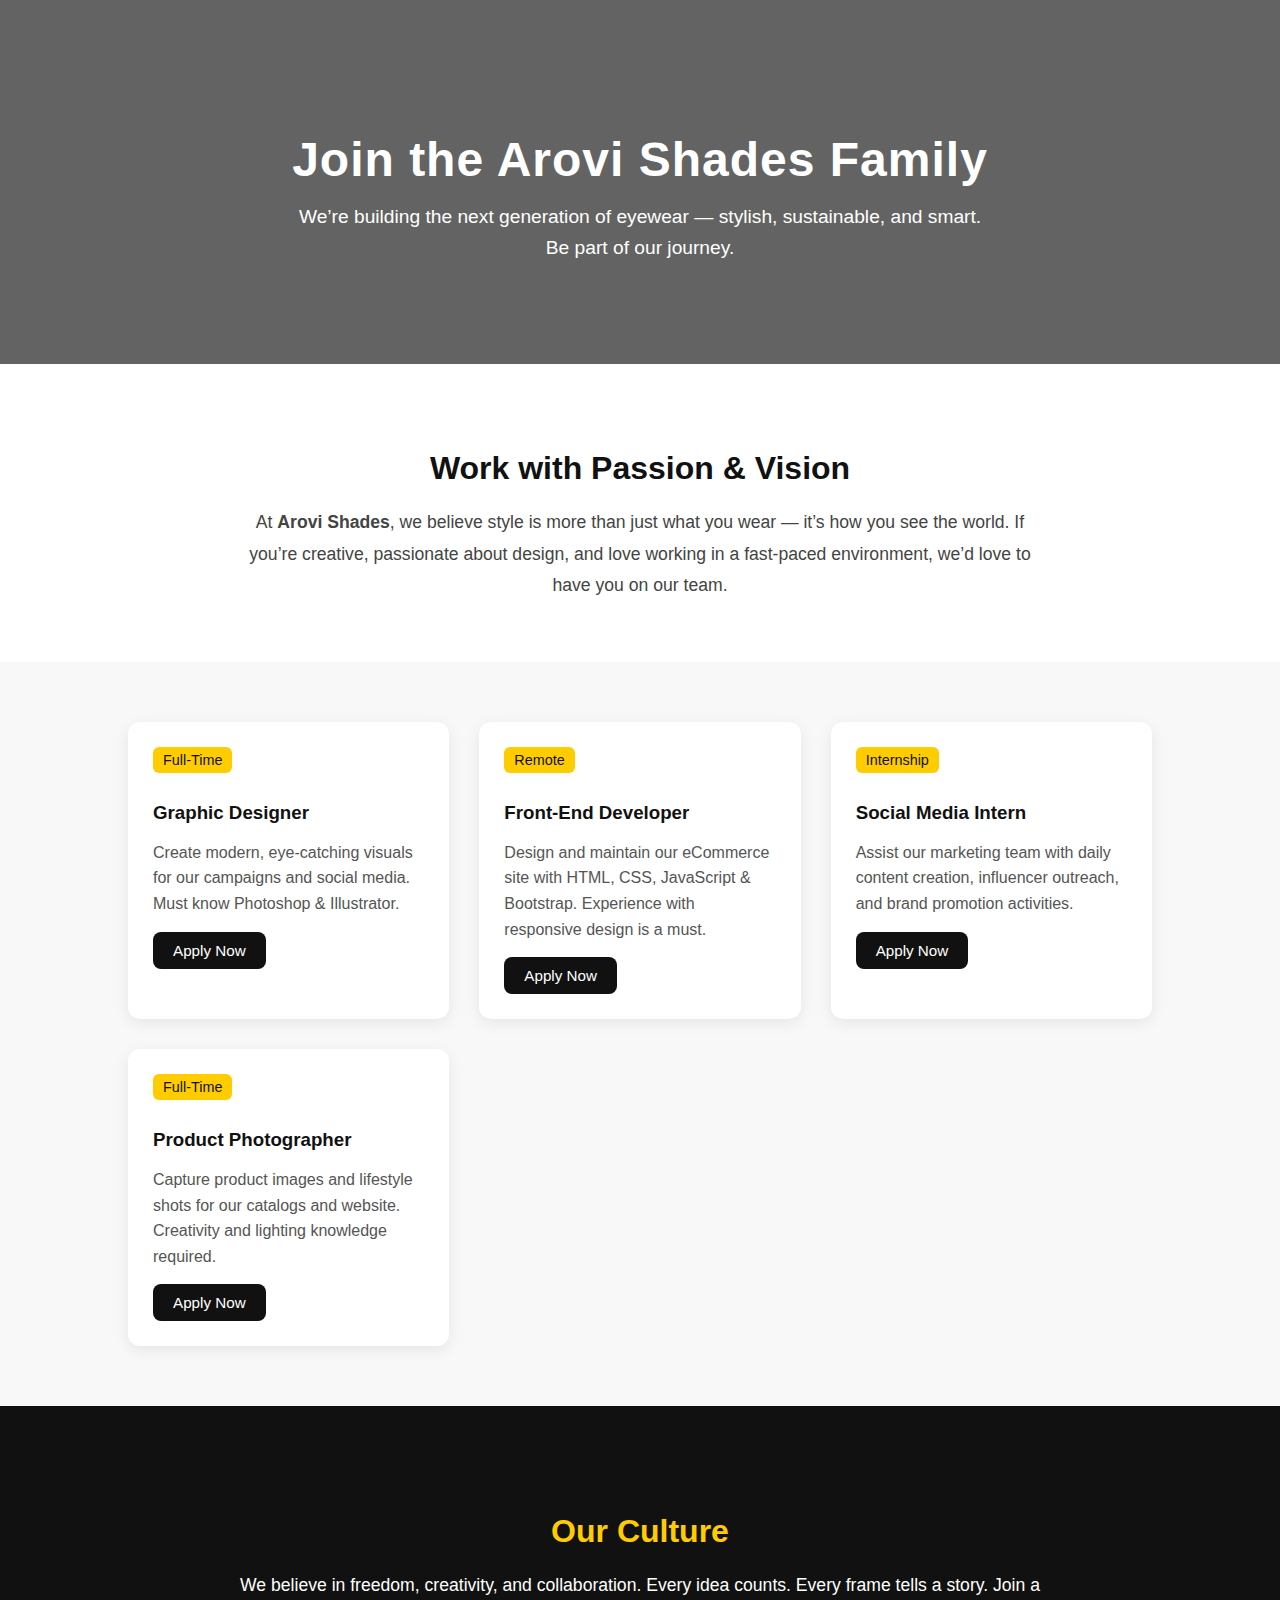
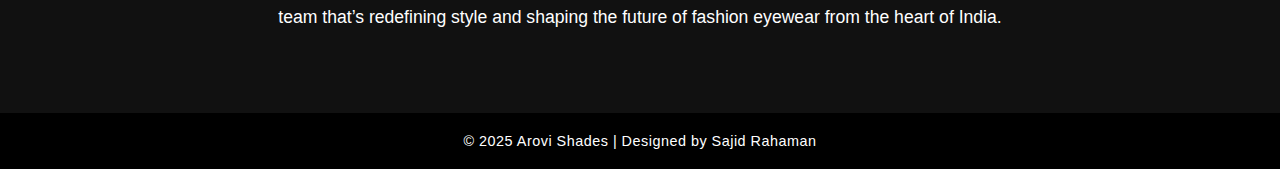
<file: careeres.html>
<!DOCTYPE html>
<html lang="en">
<head>
  <meta charset="UTF-8" />
  <meta name="viewport" content="width=device-width, initial-scale=1.0" />
  <title>Careers | Arovi Shades</title>
  <style>
    body {
      font-family: "Poppins", sans-serif;
      margin: 0;
      padding: 0;
      background: #f8f8f8;
      color: #222;
    }

    /* Header Section */
    .careers-header {
      background: linear-gradient(rgba(0,0,0,0.6), rgba(0,0,0,0.6)),
                  url("https://images.unsplash.com/photo-1517705008128-361805f42e86?auto=format&fit=crop&w=1350&q=80") center/cover no-repeat;
      text-align: center;
      color: #fff;
      padding: 100px 20px;
    }

    .careers-header h1 {
      font-size: 3rem;
      margin-bottom: 15px;
      letter-spacing: 1px;
    }

    .careers-header p {
      font-size: 1.2rem;
      max-width: 700px;
      margin: 0 auto;
      line-height: 1.6;
    }

    /* Intro Section */
    .intro {
      text-align: center;
      padding: 60px 10%;
      background: #fff;
    }

    .intro h2 {
      font-size: 2rem;
      margin-bottom: 20px;
      color: #111;
    }

    .intro p {
      font-size: 1.1rem;
      color: #444;
      line-height: 1.8;
      max-width: 800px;
      margin: 0 auto;
    }

    /* Job Listings */
    .job-section {
      padding: 60px 10%;
      display: grid;
      grid-template-columns: repeat(auto-fit, minmax(280px, 1fr));
      gap: 30px;
    }

    .job-card {
      background: #fff;
      padding: 25px;
      border-radius: 12px;
      box-shadow: 0 4px 15px rgba(0,0,0,0.08);
      transition: all 0.3s ease;
    }

    .job-card:hover {
      transform: translateY(-5px);
      box-shadow: 0 6px 20px rgba(0,0,0,0.1);
    }

    .job-card h3 {
      color: #111;
      margin-bottom: 10px;
    }

    .job-card p {
      color: #555;
      line-height: 1.6;
      margin-bottom: 15px;
    }

    .job-card span {
      display: inline-block;
      background: #ffcc00;
      color: #111;
      padding: 5px 10px;
      border-radius: 6px;
      font-weight: 500;
      font-size: 0.9rem;
      margin-bottom: 10px;
    }

    .job-card button {
      background: #111;
      color: #fff;
      border: none;
      padding: 10px 20px;
      border-radius: 8px;
      font-size: 0.95rem;
      cursor: pointer;
      transition: background 0.3s ease;
    }

    .job-card button:hover {
      background: #ffcc00;
      color: #111;
    }

    /* Culture Section */
    .culture {
      background: #111;
      color: #fff;
      text-align: center;
      padding: 80px 10%;
    }

    .culture h2 {
      font-size: 2rem;
      margin-bottom: 20px;
      color: #ffcc00;
    }

    .culture p {
      font-size: 1.1rem;
      max-width: 800px;
      margin: 0 auto;
      line-height: 1.8;
    }

    footer {
      background: #000;
      color: #fff;
      text-align: center;
      padding: 20px;
      font-size: 0.9rem;
      letter-spacing: 0.5px;
    }

    @media (max-width: 600px) {
      .careers-header h1 {
        font-size: 2.2rem;
      }
      .intro h2 {
        font-size: 1.6rem;
      }
    }
  </style>
</head>
<body>

  <!-- Header -->
  <section class="careers-header">
    <h1>Join the Arovi Shades Family</h1>
    <p>We’re building the next generation of eyewear — stylish, sustainable, and smart. Be part of our journey.</p>
  </section>

  <!-- Intro -->
  <section class="intro">
    <h2>Work with Passion & Vision</h2>
    <p>At <strong>Arovi Shades</strong>, we believe style is more than just what you wear — it’s how you see the world. 
    If you’re creative, passionate about design, and love working in a fast-paced environment, 
    we’d love to have you on our team.</p>
  </section>

  <!-- Job Listings -->
  <section class="job-section">

    <div class="job-card">
      <span>Full-Time</span>
      <h3>Graphic Designer</h3>
      <p>Create modern, eye-catching visuals for our campaigns and social media. Must know Photoshop & Illustrator.</p>
      <button>Apply Now</button>
    </div>

    <div class="job-card">
      <span>Remote</span>
      <h3>Front-End Developer</h3>
      <p>Design and maintain our eCommerce site with HTML, CSS, JavaScript & Bootstrap. Experience with responsive design is a must.</p>
      <button>Apply Now</button>
    </div>

    <div class="job-card">
      <span>Internship</span>
      <h3>Social Media Intern</h3>
      <p>Assist our marketing team with daily content creation, influencer outreach, and brand promotion activities.</p>
      <button>Apply Now</button>
    </div>

    <div class="job-card">
      <span>Full-Time</span>
      <h3>Product Photographer</h3>
      <p>Capture product images and lifestyle shots for our catalogs and website. Creativity and lighting knowledge required.</p>
      <button>Apply Now</button>
    </div>

  </section>

  <!-- Culture -->
  <section class="culture">
    <h2>Our Culture</h2>
    <p>We believe in freedom, creativity, and collaboration. Every idea counts. Every frame tells a story. 
    Join a team that’s redefining style and shaping the future of fashion eyewear from the heart of India.</p>
  </section>

  <footer>
    &copy; 2025 Arovi Shades | Designed by Sajid Rahaman
  </footer>

</body>
</html>
</file>
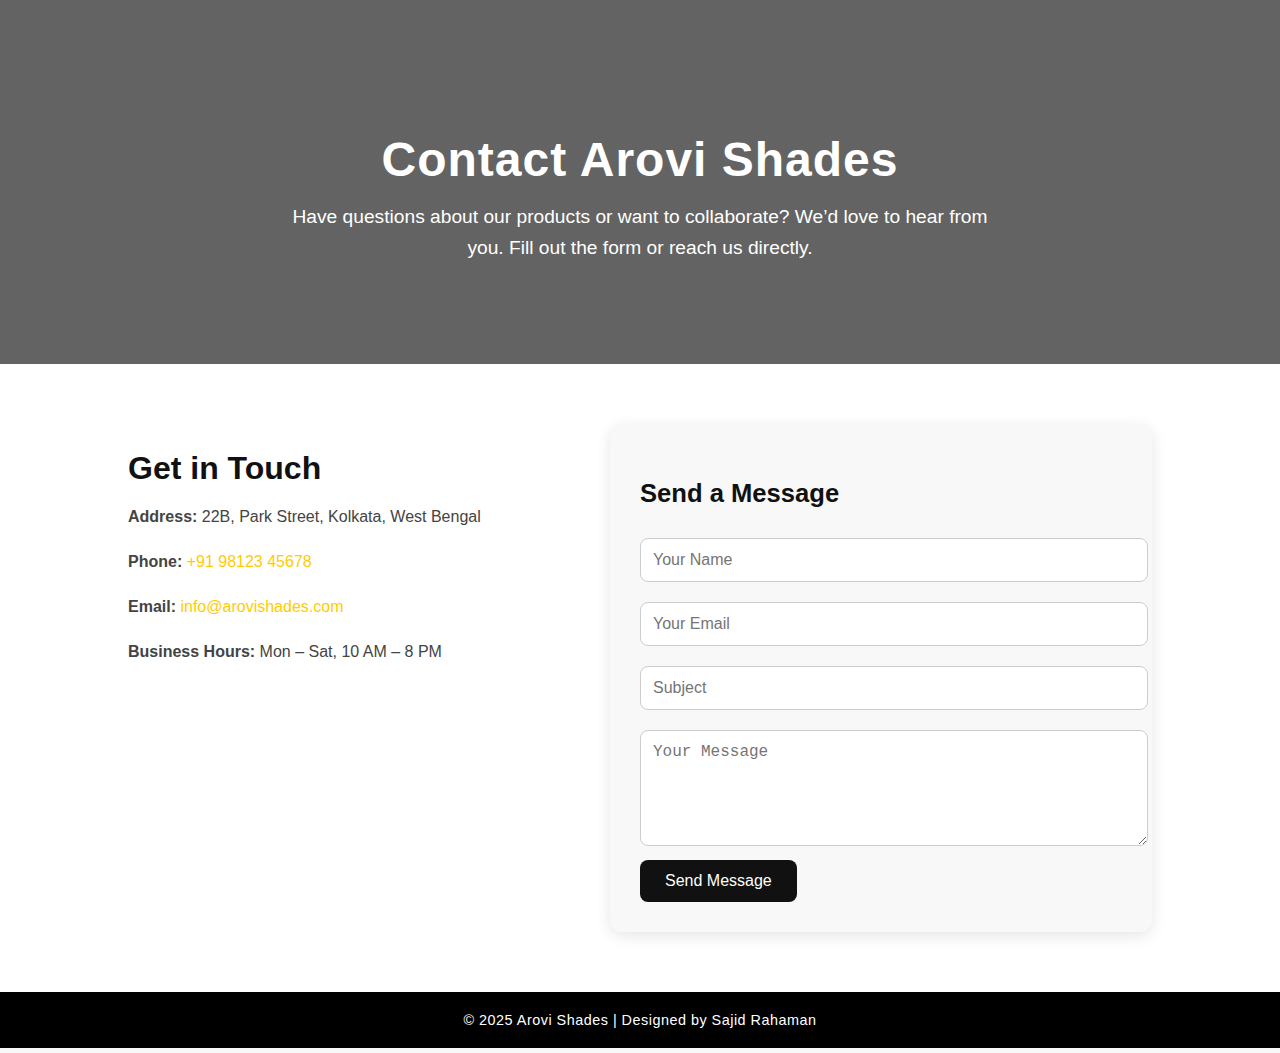
<file: contact.html>
<!DOCTYPE html>
<html lang="en">
<head>
  <meta charset="UTF-8">
  <meta name="viewport" content="width=device-width, initial-scale=1.0">
  <title>Contact Us | Arovi Shades</title>
  <style>
    body {
      font-family: "Poppins", sans-serif;
      margin: 0;
      padding: 0;
      background: #f8f8f8;
      color: #222;
    }

    .contact-header {
      background: linear-gradient(rgba(0,0,0,0.6), rgba(0,0,0,0.6)),
                  url("https://images.unsplash.com/photo-1598300184044-2e6c1d6c6468?auto=format&fit=crop&w=1350&q=80") center/cover no-repeat;
      text-align: center;
      color: #fff;
      padding: 100px 20px;
    }

    .contact-header h1 {
      font-size: 3rem;
      margin-bottom: 15px;
      letter-spacing: 1px;
    }

    .contact-header p {
      font-size: 1.2rem;
      max-width: 700px;
      margin: 0 auto;
      line-height: 1.6;
    }

    .contact-container {
      display: flex;
      flex-wrap: wrap;
      justify-content: center;
      padding: 60px 10%;
      background-color: #fff;
      gap: 50px;
    }

    .contact-info {
      flex: 1 1 300px;
    }

    .contact-info h2 {
      font-size: 2rem;
      color: #111;
      margin-bottom: 15px;
    }

    .contact-info p {
      font-size: 1rem;
      color: #444;
      line-height: 1.8;
      margin-bottom: 10px;
    }

    .contact-info a {
      color: #ffcc00;
      text-decoration: none;
    }

    form {
      flex: 1 1 350px;
      background: #f8f8f8;
      padding: 30px;
      border-radius: 12px;
      box-shadow: 0 4px 15px rgba(0,0,0,0.1);
    }

    form h3 {
      font-size: 1.6rem;
      margin-bottom: 20px;
      color: #111;
    }

    form input, form textarea {
      width: 100%;
      padding: 12px;
      margin: 10px 0;
      border: 1px solid #ccc;
      border-radius: 8px;
      font-size: 1rem;
      outline: none;
      transition: all 0.3s ease;
    }

    form input:focus, form textarea:focus {
      border-color: #ffcc00;
      box-shadow: 0 0 5px #ffcc00;
    }

    form button {
      background: #111;
      color: #fff;
      border: none;
      padding: 12px 25px;
      border-radius: 8px;
      font-size: 1rem;
      cursor: pointer;
      transition: background 0.3s ease;
    }

    form button:hover {
      background: #ffcc00;
      color: #111;
    }

    footer {
      background: #000;
      color: #fff;
      text-align: center;
      padding: 20px;
      font-size: 0.9rem;
      letter-spacing: 0.5px;
    }

    @media (max-width: 600px) {
      .contact-header h1 {
        font-size: 2.2rem;
      }
      form, .contact-info {
        flex: 1 1 100%;
      }
    }
  </style>
</head>
<body>

  <section class="contact-header">
    <h1>Contact Arovi Shades</h1>
    <p>Have questions about our products or want to collaborate? We’d love to hear from you. Fill out the form or reach us directly.</p>
  </section>

  <section class="contact-container">
    <div class="contact-info">
      <h2>Get in Touch</h2>
      <p><strong>Address:</strong> 22B, Park Street, Kolkata, West Bengal</p>
      <p><strong>Phone:</strong> <a href="tel:+919812345678">+91 98123 45678</a></p>
      <p><strong>Email:</strong> <a href="mailto:info@arovishades.com">info@arovishades.com</a></p>
      <p><strong>Business Hours:</strong> Mon – Sat, 10 AM – 8 PM</p>
    </div>

    <form>
      <h3>Send a Message</h3>
      <input type="text" placeholder="Your Name" required />
      <input type="email" placeholder="Your Email" required />
      <input type="text" placeholder="Subject" />
      <textarea rows="5" placeholder="Your Message" required></textarea>
      <button type="submit">Send Message</button>
    </form>
  </section>

  <footer>
    &copy; 2025 Arovi Shades | Designed by Sajid Rahaman
  </footer>

</body>
</html>
</file>
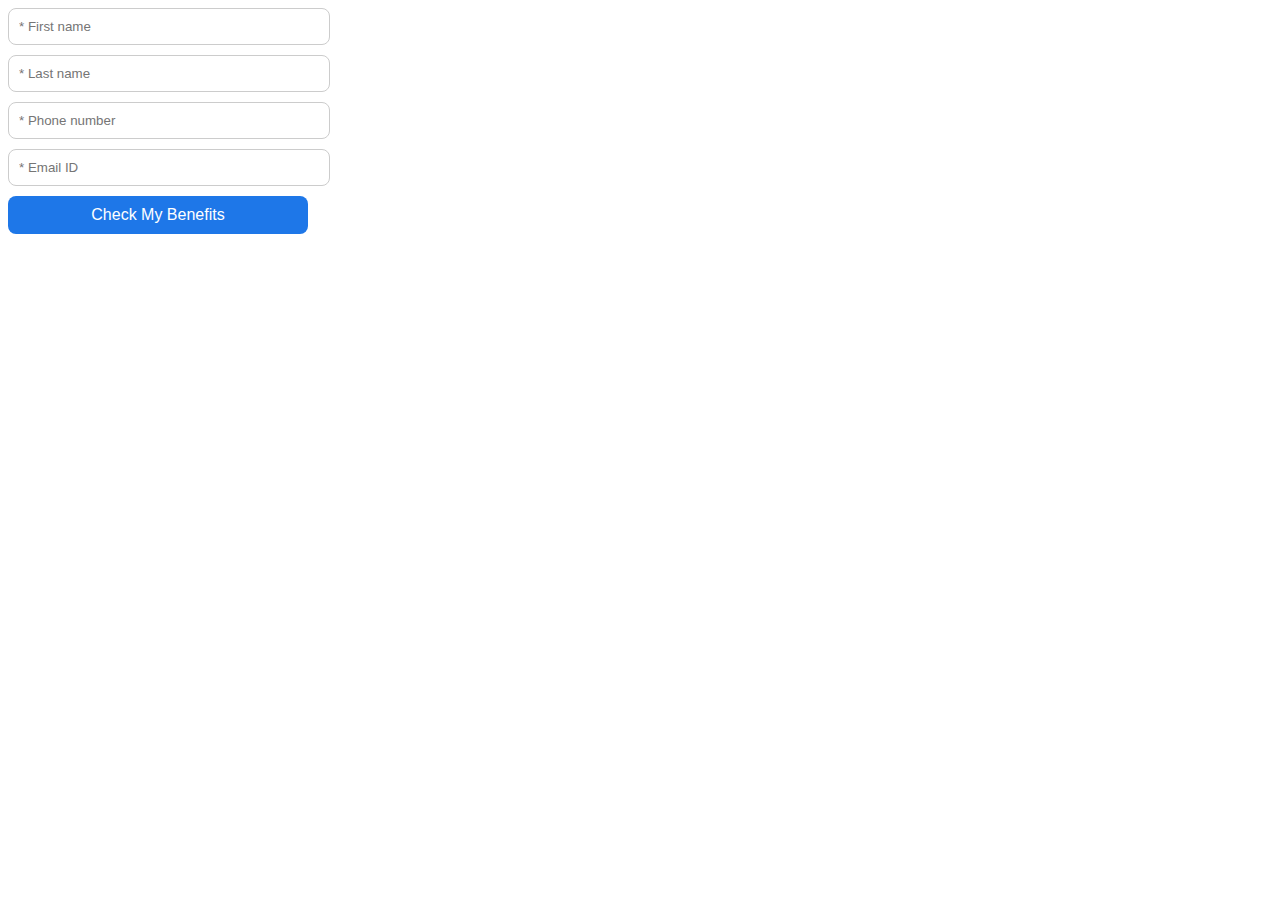
<file: validation.html>
<!DOCTYPE html>
<html lang="en">

<head>
    <meta charset="UTF-8">
    <title>Form Validation</title>
    <style>
        .error {
            color: red;
            font-size: 14px;
        }

        input {
            display: block;
            width: 300px;
            margin-bottom: 10px;
            padding: 10px;
            border-radius: 8px;
            border: 1px solid #ccc;
        }

        button {
            width: 300px;
            padding: 10px;
            border-radius: 8px;
            background: #1E77E8;
            color: #fff;
            border: none;
            font-size: 16px;
            cursor: pointer;
        }
    </style>
</head>

<body>

    <form id="myForm" onsubmit="return validateForm()">

        <input type="text" id="fname" placeholder="* First name">
        <span id="fnameError" class="error"></span>

        <input type="text" id="lname" placeholder="* Last name">
        <span id="lnameError" class="error"></span>

        <input type="text" id="phone" placeholder="* Phone number">
        <span id="phoneError" class="error"></span>

        <input type="text" id="email" placeholder="* Email ID">
        <span id="emailError" class="error"></span>

        <button type="submit">Check My Benefits</button>
    </form>

    <script>
        function validateForm() {
            let fname = document.getElementById("fname").value.trim();
            let lname = document.getElementById("lname").value.trim();
            let phone = document.getElementById("phone").value.trim();
            let email = document.getElementById("email").value.trim();

            let isValid = true;

            // Clear previous errors
            document.getElementById("fnameError").innerText = "";
            document.getElementById("lnameError").innerText = "";
            document.getElementById("phoneError").innerText = "";
            document.getElementById("emailError").innerText = "";

            // First Name validation
            if (fname === "") {
                document.getElementById("fnameError").innerText = "Please enter your first name";
                isValid = false;
            }

            // Last Name validation
            if (lname === "") {
                document.getElementById("lnameError").innerText = "Please enter your last name";
                isValid = false;
            }

            // Phone number validation
            let phonePattern = /^[0-9]{10}$/;
            if (!phone.match(phonePattern)) {
                document.getElementById("phoneError").innerText = "Enter 10 digit phone number";
                isValid = false;
            }

            // Email validation
            let emailPattern = /^[^ ]+@[^ ]+\.[a-z]{2,6}$/;
            if (!email.match(emailPattern)) {
                document.getElementById("emailError").innerText = "Enter valid email address";
                isValid = false;
            }

            return isValid; // Valid hole form submit hobe
        }
    </script>

</body>

</html>
</file>
